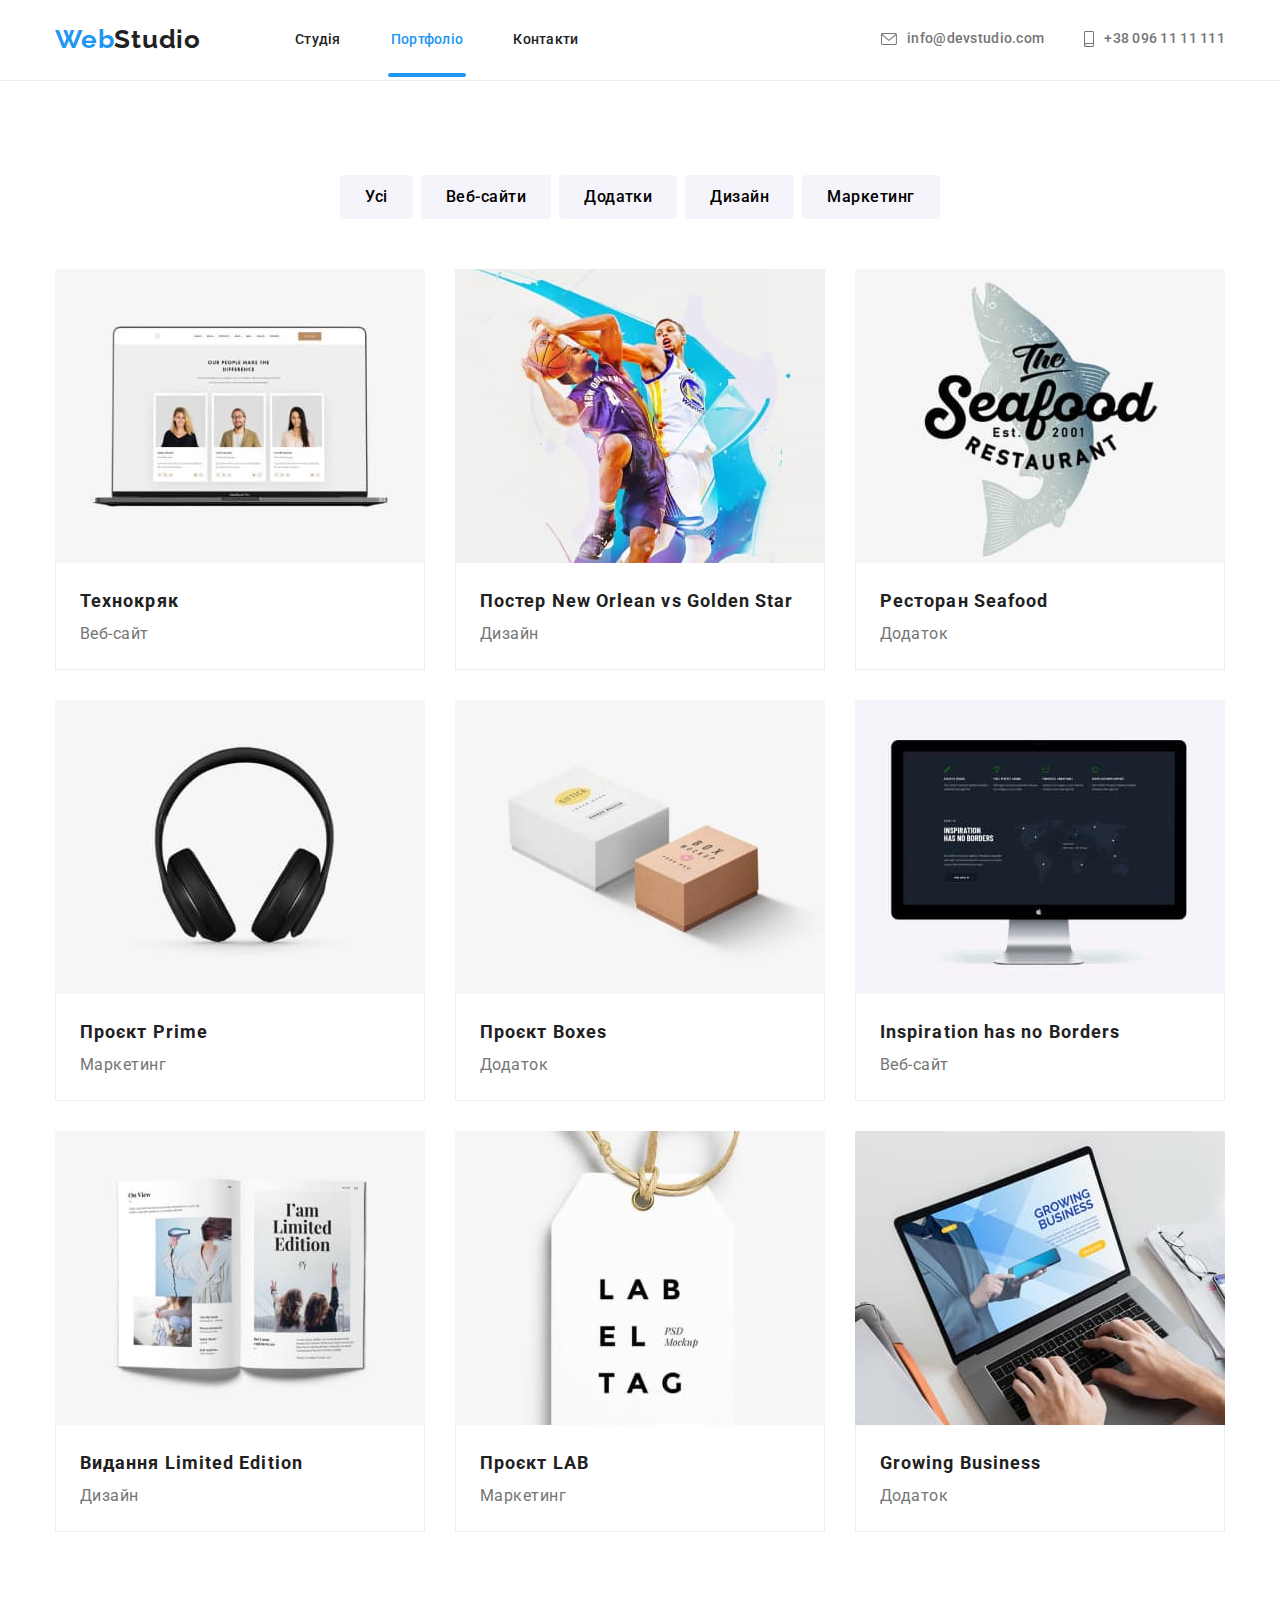
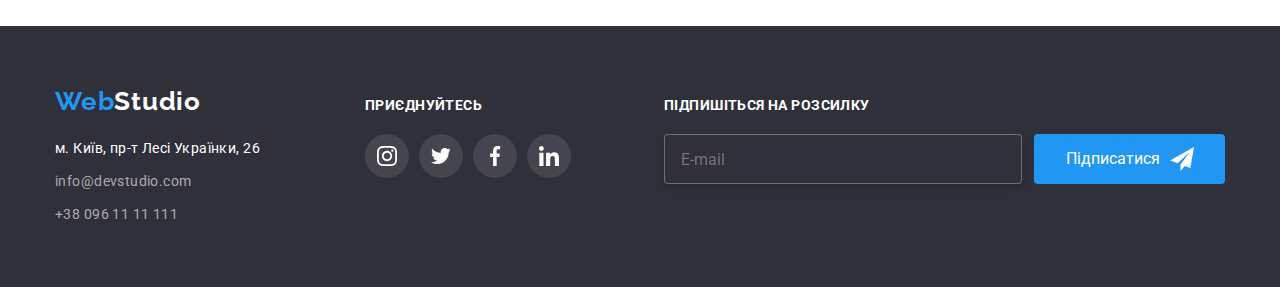
<file: portfolio.html>
<!DOCTYPE html>
<html lang="uk">
<head>
    <meta charset="UTF-8">
    <meta http-equiv="X-UA-Compatible" content="IE=edge">
    <meta name="viewport" content="width=device-width, initial-scale=1.0">
    <link rel="preconnect" href="https://fonts.googleapis.com">
    <link rel="preconnect" href="https://fonts.gstatic.com" crossorigin>
    <link href="https://fonts.googleapis.com/css2?family=Raleway:wght@700&family=Roboto:wght@400;500;700;900&display=swap"
        rel="stylesheet">
    <link rel="stylesheet" href="https://cdnjs.cloudflare.com/ajax/libs/modern-normalize/1.1.0/modern-normalize.min.css">
    <link rel="stylesheet" href="./css/main.min.css" />
    <title>Portfolio</title>
</head>
<body class="body">
    <!--Шапка секція-->
    <header class="header header-portfolio">
        <div class="container header-container">
        <a href="./index.html" lang="en" class="logo"><span class="logo-part">Web</span>Studio</a>
            <nav class="site-nav">
            <ul class="list header-list">
                <li class="header-list__item"><a href="./index.html" class="link">Студія</a></li>
                <li class="header-list__item"><a href="" class="link current-port">Портфоліо</a></li>
                <li class="header-list__item"><a href="" class="link">Контакти</a></li>
            </ul>
        </nav>
        <div class="contact-wrap">
            <ul class="list header-list">
                <li><a href="mailto:info@devstudio.com" class="link header-list__link">
                    <svg class="heder-list__icon" width="16" height="12">
                        <use href="./img/sprite.svg#icon-envelope"></use>
                    </svg>
                        info@devstudio.com
                    </a>
                </li>
                <li><a href="tel:+380961111111" class="link header-list__link phone">
                    <svg class="heder-list__icon" width="10" height="16">
                        <use href="./img/sprite.svg#icon-smartphone"></use>
                    </svg>
                    +38 096 11 11 111</a></li>
            </ul>
        </div>
        </div>
    </header>
</body>
<main>
    <!-- Проекти секція -->
    <section class="project-section">
        <div class="container item-container">
            <h1 class="visually-hidden">Проєкти</h1>
            <ul class="list item-list">
                <li class="project-item"><button type="button" class="button-portfolio">Усі</button></li>
                <li class="project-item"><button type="button" class="button-portfolio">Веб-сайти</button></li>
                <li class="project-item"><button type="button" class="button-portfolio">Додатки</button></li>
                <li class="project-item"><button type="button" class="button-portfolio">Дизайн</button></li>
                <li class="project-item"><button type="button" class="button-portfolio">Маркетинг</button></li>
            </ul>
            <ul class="list project-list">
                <li class="project-list-item" >
                <a href="" class="link-project-list">
                    <div class="project-list-thumb">
                        <img src="./img/project1.jpg" alt="laptop" width="370">
                        <p class="project-list-text">Ресурс пропонує комплексні пропозиції з різним рівнем функціоналу та сервісів. Все це дозволить відвідувачу отримати
                        вичерпні відомості про компанію чи приватну особу.</p>
                    </div>
                <div class="wrap list-item-portfolio">
                    <h2 class="project-title">Технокряк</h2>
                    <p class="project-text">Веб-сайт</p>
                </div>
                </a>
                </li>
                <li class="project-list-item">
                   <a href="" class="link-project-list">
                    <div class="project-list-thumb">
                        <img src="./img/project2.jpg" alt="basketball" width="370">
                        <p class="project-list-text">Ресурс пропонує комплексні пропозиції з різним рівнем функціоналу та сервісів. Все це дозволить відвідувачу отримати
                        вичерпні відомості про компанію чи приватну особу.</p>
                    </div>
                <div class="wrap list-item-portfolio">
                    <h2 class="project-title">Постер New Orlean vs Golden Star</h2>
                    <p class="project-text">Дизайн</p>
                </div>
                </a> 
                </li>
                <li class="project-list-item">
                    <a href="" class="link-project-list">
                    <div class="project-list-thumb">
                        <img src="./img/project3.jpg" alt="logo" width="370">
                        <p class="project-list-text">Ресурс пропонує комплексні пропозиції з різним рівнем функціоналу та сервісів. Все це дозволить відвідувачу отримати
                        вичерпні відомості про компанію чи приватну особу.</p>
                    </div>   
                    <div class="wrap list-item-portfolio">
                    <h2 class="project-title">Ресторан Seafood</h2>
                    <p class="project-text">Додаток</p>
                    </div>
                    </a>
                </li>
                                    
                <li class="project-list-item">
                    <a href="" class="link-project-list">
                        <div class="project-list-thumb">
                            <img src="./img/project4.jpg" alt="headphone" width="370">
                            <p class="project-list-text">Ресурс пропонує комплексні пропозиції з різним рівнем функціоналу та сервісів. Все це дозволить відвідувачу отримати
                            вичерпні відомості про компанію чи приватну особу.</p>
                        </div>
                    <div class="wrap list-item-portfolio">
                    <h2 class="project-title">Проєкт Prime</h2>
                    <p class="project-text">Маркетинг</p>
                    </div>
                    </a>
                </li>
                                  
                <li class="project-list-item">
                    <a href="" class="link-project-list">
                    <div class="project-list-thumb">
                        <img src="./img/project5.jpg" alt="box" width="370">
                        <p class="project-list-text">Ресурс пропонує комплексні пропозиції з різним рівнем функціоналу та сервісів. Все це дозволить відвідувачу отримати
                        вичерпні відомості про компанію чи приватну особу.</p>
                    </div>
                    <div class="wrap list-item-portfolio">
                    <h2 class="project-title">Проєкт <span lang="en">Boxes</span></h2>
                    <p class="project-text">Додаток</p>
                    </div>
                     </a>
                </li> 

                <li class="project-list-item">
                    <a href="" class="link-project-list">
                    <div class="project-list-thumb">
                        <img src="./img/project6.jpg" alt="monitor" width="370">
                        <p class="project-list-text">Ресурс пропонує комплексні пропозиції з різним рівнем функціоналу та сервісів. Все це дозволить відвідувачу отримати
                        вичерпні відомості про компанію чи приватну особу.</p>
                    </div>
                    <div class="wrap list-item-portfolio">
                    <h2 class="project-title">Inspiration has no Borders</h2>
                    <p class="project-text">Веб-сайт</p>
                    </div>
                    </a>
                </li>
                                    
                <li class="project-list-item">
                    <a href="" class="link-project-list">
                    <div class="project-list-thumb">
                        <img src="./img/project7.jpg" alt="book" width="370">
                        <p class="project-list-text">Ресурс пропонує комплексні пропозиції з різним рівнем функціоналу та сервісів. Все це дозволить відвідувачу отримати
                        вичерпні відомості про компанію чи приватну особу.</p>
                    </div>
                    <div class="wrap list-item-portfolio">
                    <h2 class="project-title">Видання Limited Edition</h2>
                    <p class="project-text">Дизайн</p>
                    </div>
                    </a>
                </li>
                                    
                <li class="project-list-item">
                    <a href="" class="link-project-list">
                    <div class="project-list-thumb">
                        <img src="./img/project8.jpg" alt="label" width="370">
                        <p class="project-list-text">Ресурс пропонує комплексні пропозиції з різним рівнем функціоналу та сервісів. Все це дозволить відвідувачу отримати
                        вичерпні відомості про компанію чи приватну особу.</p>
                    </div>
                    <div class="wrap list-item-portfolio">
                    <h2 class="project-title">Проєкт LAB</h2>
                    <p class="project-text">Маркетинг</p>
                    </div>
                    </a>
                </li>
                                    
                <li class="project-list-item">
                    <a href="" class="link-project-list">
                    <div class="project-list-thumb">
                        <img src="./img/project9.jpg" alt="laptop with hands" width="370">
                        <p class="project-list-text">Ресурс пропонує комплексні пропозиції з різним рівнем функціоналу та сервісів. Все це дозволить відвідувачу отримати
                        вичерпні відомості про компанію чи приватну особу.</p>
                    </div>
                    <div class="wrap list-item-portfolio">
                    <h2 class="project-title">Growing Business</h2>
                    <p class="project-text">Додаток</p>
                    </div>
                    </a>
                </li>
            </ul>
        </div>
</section>
</main>
<!-- Підвал -->
<footer class="footer">
    <div class="container footer-container">
        <div class="footer-adress">
            <a href="./index.html" lang="en" class="logo logo-footer"><span class="logo-part">Web</span>Studio</a>
            <address class="address-footer">
                <ul class="list footer-list">
                    <li class="footer-list-item">
                        <a href="https://www.google.com/maps/d/embed?mid=10uSM3H-mIU3GznYo2szRIEphczw&hl=en_US&ehbc=2E312F"
                            target="_blank" rel="noopener noreferrer" class="adress">м. Київ, пр-т Лесі
                            Українки, 26</a>
                    </li>
                    <li class="footer-list-item"><a href="mailto:info@devstudio.com"
                            class="email-phone">info@devstudio.com</a></li>
                    <li class="footer-list-item"><a href="tel:+380961111111" class="email-phone">+38 096 11 11 111</a>
                    </li>
                </ul>
            </address>
        </div>
        <div>
            <p class="footer-social">приєднуйтесь</p>
            <ul class="list list-social">
                <li class="social-item"><a href="" class="link-social">
                        <svg class="icon">
                            <use href="./img/sprite.svg#icon-instagram-f"></use>
                        </svg>
                    </a></li>
                <li class="social-item"><a href="" class="link-social">
                        <svg class="icon">
                            <use href="./img/sprite.svg#icon-twitter-f"></use>
                        </svg>
                    </a></li>
                <li class="social-item"><a href="" class="link-social">
                        <svg class="icon">
                            <use href="./img/sprite.svg#icon-facebook-f"></use>
                        </svg>
                    </a></li>
                <li class="social-item"><a href="" class="link-social">
                        <svg class="icon">
                            <use href="./img/sprite.svg#icon-linkedin-f"></use>
                        </svg>
                    </a></li>
            </ul>
        </div>
    <div class="footer-form">
        <p class="footer-social">Підпишіться на розсилку</p>
        <form class="form-wrap">
            <input type="email" name="email" placeholder="E-mail">
            <button type="submit" class="btn">Підписатися
                <svg class="icon-form">
                    <use href="./img/sprite.svg#icon-send"></use>
                </svg>
            </button>
        </form>
    </div>
    </div>
</footer>
</body>

</html>
</file>
<file: css/main.min.css>
:root{--primary-text-color: #212121;--secondary-text-color: #757575;--accent-color: #2196F3;--primary-white-color: #FFFFFF;--primary-background-color: #F5F5F5;--hero-footer-color: #2F303A;--bcg-button-portfolio: #F5F4FA;--border-portfolio: #EEEEEE;--transition-hover-focus: color 250ms cubic-bezier(0.4, 0, 0.2, 1);--background-main-gray: #f0ecd6;--color-modal-title: #000000;--color-modal-text: #808080;--color-modal-tips:#c79002}h1,h2,h3,h4,h5,h6 ul,p{margin:0}ul{padding-left:0;margin:0}.body{font-family:"Roboto",sans-serif;background-color:var(--primary-white-color);color:var(--primary-text-color)}.container{max-width:480px;margin:0 auto;padding-left:15px;padding-right:15px}@media screen and (min-width: 768px){.container{max-width:768px}}@media screen and (min-width: 1200px){.container{max-width:1200px}}.list{list-style:none}.visually-hidden{position:absolute;width:1px;height:1px;margin:-1px;border:0;padding:0;white-space:nowrap;-webkit-clip-path:inset(100%);clip-path:inset(100%);clip:rect(0 0 0 0);overflow:hidden}.header-container{display:-webkit-box;display:-ms-flexbox;display:flex;-webkit-box-align:center;-ms-flex-align:center;align-items:center;padding:16px 10px 16px 15px}@media screen and (min-width: 768px){.header-container{padding:21px 15px}}@media screen and (min-width: 1200px){.header-container{padding:24px 15px 25px}}.logo{font-weight:700;font-size:24px;line-height:1.19;letter-spacing:.03em;display:block;font-family:"Raleway",sans-serif;text-decoration:none;color:var(--black-color)}@media screen and (min-width: 768px){.logo{margin-right:88px}}@media screen and (min-width: 1200px){.logo{font-weight:700;font-size:26px;line-height:1.19;letter-spacing:.03em;margin-right:94px}}.logo-part{color:var(--accent-color)}@media screen and (max-width: 767px){.site-nav{display:none}}.header-list{display:-webkit-box;display:-ms-flexbox;display:flex}.header-list__item:not(:first-child){margin-left:50px}.link{font-weight:500;font-size:14px;line-height:1.14;letter-spacing:.02em;font-family:Roboto,sans-serif;text-decoration:none;-webkit-transition:var(--transition-hover-focus);transition:var(--transition-hover-focus);color:var(--primary-text-color)}.link:hover,.link:focus{color:var(--accent-color)}.link.current::after{content:"";position:absolute;top:276%;left:50%;-webkit-transform:translate(-50%, -50%);transform:translate(-50%, -50%);width:48px;height:4px;border-radius:2px;background-color:var(--accent-color)}.link.current{color:var(--accent-color);position:relative}.contact-wrap{margin-left:auto}@media screen and (max-width: 767px){.contact-wrap{display:none}}@media screen and (min-width: 768px){.contact-wrap .header-list{display:block}}@media screen and (min-width: 1200px){.contact-wrap .header-list{display:-webkit-box;display:-ms-flexbox;display:flex}}@media screen and (min-width: 768px){.phone{margin-left:0;margin-top:10px}}@media screen and (min-width: 1200px){.phone{margin-left:40px;margin-top:0}}.heder-list__icon{margin-right:10px;fill:#757575;-webkit-transition:var(--transition-hover-focus);transition:var(--transition-hover-focus)}.header-list__link{color:var(--secondary-text-color);display:-webkit-box;display:-ms-flexbox;display:flex;-webkit-box-align:center;-ms-flex-align:center;align-items:center}.header-list__link:hover .heder-list__icon,.header-list__link:focus .heder-list__icon{fill:var(--accent-color)}.overlay{background-image:-webkit-gradient(linear, left top, left bottom, from(rgba(47, 48, 58, 0.4)), to(rgba(47, 48, 58, 0.4))),url(../img/hero-img-mob-1x.jpg);background-image:linear-gradient(rgba(47, 48, 58, 0.4), rgba(47, 48, 58, 0.4)),url(../img/hero-img-mob-1x.jpg);padding-top:118px;padding-bottom:118px;background-size:cover;background-repeat:no-repeat;background-position:center;max-width:1600px;max-height:400px;margin-left:auto;margin-right:auto;background-color:rgba(47,48,58,.4)}@media screen and (min-device-pixel-ratio: 2),screen and (-webkit-min-device-pixel-ratio: 2),screen and (min-resolution: 192dpi),screen and (min-resolution: 2dppx){.overlay .overlay{background:-webkit-gradient(linear, left top, left bottom, from(rgba(47, 48, 58, 0.4)), to(rgba(47, 48, 58, 0.4))),url(../img/hero-img-mob-2x.jpg);background:linear-gradient(rgba(47, 48, 58, 0.4), rgba(47, 48, 58, 0.4)),url(../img/hero-img-mob-2x.jpg)}}@media screen and (min-width: 768px){.overlay{background-image:-webkit-gradient(linear, left top, left bottom, from(rgba(47, 48, 58, 0.4)), to(rgba(47, 48, 58, 0.4))),url(../img/hero-img-tab-1x.jpg);background-image:linear-gradient(rgba(47, 48, 58, 0.4), rgba(47, 48, 58, 0.4)),url(../img/hero-img-tab-1x.jpg)}}@media screen and (min-width: 768px)and (min-device-pixel-ratio: 2),screen and (min-width: 768px)and (-webkit-min-device-pixel-ratio: 2),screen and (min-width: 768px)and (min-resolution: 192dpi),screen and (min-width: 768px)and (min-resolution: 2dppx){.overlay{background:-webkit-gradient(linear, left top, left bottom, from(rgba(47, 48, 58, 0.4)), to(rgba(47, 48, 58, 0.4))),url(../img/hero-img-tab-2x.jpg);background:linear-gradient(rgba(47, 48, 58, 0.4), rgba(47, 48, 58, 0.4)),url(../img/hero-img-tab-2x.jpg)}}@media screen and (min-width: 1200px){.overlay{max-height:600px;padding-top:200px;padding-bottom:200px;background-image:-webkit-gradient(linear, left top, left bottom, from(rgba(47, 48, 58, 0.4)), to(rgba(47, 48, 58, 0.4))),url(../img/hero-img-desk-1x.jpg);background-image:linear-gradient(rgba(47, 48, 58, 0.4), rgba(47, 48, 58, 0.4)),url(../img/hero-img-desk-1x.jpg)}}@media screen and (min-width: 1200px)and (min-device-pixel-ratio: 2),screen and (min-width: 1200px)and (-webkit-min-device-pixel-ratio: 2),screen and (min-width: 1200px)and (min-resolution: 192dpi),screen and (min-width: 1200px)and (min-resolution: 2dppx){.overlay{background:-webkit-gradient(linear, left top, left bottom, from(rgba(47, 48, 58, 0.4)), to(rgba(47, 48, 58, 0.4))),url(../img/hero-img-desk-2x.jpg);background:linear-gradient(rgba(47, 48, 58, 0.4), rgba(47, 48, 58, 0.4)),url(../img/hero-img-desk-2x.jpg)}}.hero__title{font-weight:900;font-size:26px;line-height:1.6;letter-spacing:.06em;text-align:center;text-transform:uppercase;color:var(--primary-white-color);max-width:360px;margin:0 auto;margin-bottom:30px}@media screen and (min-width: 1200px){.hero__title{max-width:696px;font-weight:900;font-size:44px;line-height:1.36;letter-spacing:.06em}}.hero__button{font-weight:700;font-size:16px;line-height:1.88;letter-spacing:.06em;display:block;text-align:center;margin:0 auto;background-color:var(--accent-color);color:var(--primary-white-color);max-width:216px;width:216px;height:50px;border:solid var(--accent-color);border-radius:4px}.features-section{padding:60px 0}@media screen and (min-width: 1200px){.features-section{padding:94px 0}}@media screen and (min-width: 768px){.features-list{display:-webkit-box;display:-ms-flexbox;display:flex;-ms-flex-wrap:wrap;flex-wrap:wrap;gap:30px}}@media screen and (min-width: 1200px){.features-list{display:-webkit-box;display:-ms-flexbox;display:flex;-ms-flex-wrap:nowrap;flex-wrap:nowrap}}@media screen and (max-width: 767px){.features-list__item:not(:last-child){margin-bottom:30px}}@media screen and (min-width: 768px){.features-list__wrap{width:354px}}@media screen and (min-width: 1200px){.features-list__wrap{width:270px}}@media screen and (min-width: 768px){.features-list__wrap__item{-ms-flex-preferred-size:calc((100% - 30px)/2);flex-basis:calc((100% - 30px)/2)}}@media screen and (min-width: 1200px){.features-list__wrap__item{-ms-flex-preferred-size:calc((100% - 90px)/4);flex-basis:calc((100% - 90px)/4)}}.features-list__item::before{content:"";display:block;width:270px;height:120px;background-color:var(--bcg-button-portfolio);background-repeat:no-repeat;background-position:center;margin-bottom:30px}.features-list__title{font-weight:700;font-size:14px;line-height:1.14;letter-spacing:.03em;text-transform:uppercase;margin-bottom:10px}@media screen and (max-width: 767px){.features-list__title{text-align:center}}.features-list__text{font-size:14px;line-height:1.71;letter-spacing:.03em;color:var(--secondary-text-color)}.icon-antenna::before{background-image:url(../img/antenna.svg);width:100%}.icon-clock::before{background-image:url(../img/clock.svg);width:100%}.icon-diagram::before{background-image:url(../img/diagram.svg);width:100%}.icon-astronavt::before{background-image:url(../img/astronaut.svg);width:100%}.what-we-do-section{display:none}@media screen and (min-width: 1200px){.what-we-do-section{display:contents;padding-bottom:94px;z-index:0}}.main-title{font-weight:700;font-size:28px;line-height:1.16;letter-spacing:.03em;text-align:center;margin-bottom:30px}@media screen and (min-width: 1200px){.main-title{font-weight:700;font-size:36px;line-height:1.16;letter-spacing:.03em;margin-bottom:50px}}.what-we-do-list{display:-webkit-box;display:-ms-flexbox;display:flex;padding-bottom:94px}.what-we-do-items{width:calc((100% - 60px)/3);position:relative}.what-we-do-items:not(:first-child){margin-left:30px}img{display:block;max-width:100%;height:auto}.what-we-do-wrap{position:absolute;bottom:0px;width:370px;height:70px;background-color:rgba(47,48,58,.8);z-index:0}.what-we-do-text{font-weight:700;font-size:14px;line-height:1.14;letter-spacing:.03em;font-family:"Roboto";font-style:normal;text-align:center;text-transform:uppercase;color:var(--primary-white-color);position:absolute;top:50%;left:50%;-webkit-transform:translate(-50%, -50%);transform:translate(-50%, -50%)}.our-team-section{padding:60px 0;background-color:var(--bcg-button-portfolio);margin-right:auto;margin-left:auto}@media screen and (min-width: 1200px){.our-team-section{padding:94px 0}}.team-title{font-weight:500;font-size:16px;line-height:1.18;letter-spacing:.03em;text-align:center;margin-bottom:10px}@media screen and (min-width: 768px){.our-team-list{display:-webkit-box;display:-ms-flexbox;display:flex;-ms-flex-wrap:wrap;flex-wrap:wrap;gap:30px;-webkit-box-pack:center;-ms-flex-pack:center;justify-content:center}}@media screen and (min-width: 1200px){.our-team-list{display:-webkit-box;display:-ms-flexbox;display:flex;gap:30px;-ms-flex-wrap:nowrap;flex-wrap:nowrap;-webkit-box-pack:center;-ms-flex-pack:center;justify-content:center}}.our-team-img{display:block;width:100%}.our-team-item{background-color:var(--primary-white-color);border:1px solid var(--border-portfolio);border-bottom-right-radius:4px;border-bottom-left-radius:4px;-webkit-box-shadow:0px 1px 3px rgba(0,0,0,.12),0px 1px 1px rgba(0,0,0,.14),0px 2px 1px rgba(0,0,0,.2);box-shadow:0px 1px 3px rgba(0,0,0,.12),0px 1px 1px rgba(0,0,0,.14),0px 2px 1px rgba(0,0,0,.2)}@media screen and (max-width: 767px){.our-team-item:not(:last-child){margin-bottom:30px}}@media screen and (min-width: 768px){.our-team-item{-ms-flex-preferred-size:calc((100% - 30px)/2);flex-basis:calc((100% - 30px)/2);margin-bottom:0}}@media screen and (min-width: 1200px){.our-team-item{-ms-flex-preferred-size:calc((100% - 90px)/4);flex-basis:calc((100% - 90px)/4)}.our-team-item:not(:first-child){margin-left:30px;margin-bottom:0}}.our-team-wrap{padding:30px}.team-text{font-size:16px;line-height:1.18;text-align:center;letter-spacing:.03em;color:var(--secondary-text-color);margin-bottom:16px}.our-team-social{display:-webkit-box;display:-ms-flexbox;display:flex;-webkit-box-pack:center;-ms-flex-pack:center;justify-content:center}.social-item-link{display:-webkit-box;display:-ms-flexbox;display:flex;-webkit-box-pack:center;-ms-flex-pack:center;justify-content:center;width:44px;height:44px;border-radius:50%;-webkit-transition:background-color 250ms cubic-bezier(0.4, 0, 0.2, 1);transition:background-color 250ms cubic-bezier(0.4, 0, 0.2, 1)}.social-item-link:hover .social-icon,.social-item-link:focus .social-icon{fill:var(--primary-white-color)}.social-item-link:hover,.social-item-link:focus{background-color:var(--accent-color)}.social-icon{fill:#afb1b8;-webkit-transition:fill 250ms cubic-bezier(0.4, 0, 0.2, 1);transition:fill 250ms cubic-bezier(0.4, 0, 0.2, 1)}.clients-section{padding:60px 0}@media screen and (min-width: 1200px){.clients-section{padding:94px 0}}.clients-list{display:-webkit-box;display:-ms-flexbox;display:flex;-ms-flex-wrap:wrap;flex-wrap:wrap;gap:30px;-webkit-box-pack:center;-ms-flex-pack:center;justify-content:center}.clients-item{display:-webkit-box;display:-ms-flexbox;display:flex;width:210px;height:92px;border-radius:4px;-ms-flex-preferred-size:calc((100% - 30px)/2);flex-basis:calc((100% - 30px)/2)}@media screen and (min-width: 768px){.clients-item{width:226px;-ms-flex-preferred-size:calc((100% - 60px)/3);flex-basis:calc((100% - 60px)/3)}}@media screen and (min-width: 1200px){.clients-item{width:170px;-ms-flex-preferred-size:calc((100% - 150px)/6);flex-basis:calc((100% - 150px)/6)}}.company-ya-co{width:41px;height:47px;fill:#afb1b8;-webkit-transition:fill 250ms cubic-bezier(0.4, 0, 0.2, 1);transition:fill 250ms cubic-bezier(0.4, 0, 0.2, 1)}.link-clients{display:-webkit-box;display:-ms-flexbox;display:flex;width:100%;height:100%;border-radius:4px;-webkit-box-pack:center;-ms-flex-pack:center;justify-content:center;-webkit-box-align:center;-ms-flex-align:center;align-items:center;border:1px solid #afb1b8;-webkit-transition:border 250ms cubic-bezier(0.4, 0, 0.2, 1);transition:border 250ms cubic-bezier(0.4, 0, 0.2, 1)}.link-clients:hover,.link-clients:focus{border:1px solid var(--accent-color)}.link-clients:hover .company-ya-co,.link-clients:focus .company-ya-co,.link-clients:hover .company-comp,.link-clients:focus .company-comp,.link-clients:hover .company-company2,.link-clients:focus .company-company2,.link-clients:hover .company-peters,.link-clients:focus .company-peters,.link-clients:hover .company-brand,.link-clients:focus .company-brand,.link-clients:hover .company-comp3,.link-clients:focus .company-comp3{fill:var(--accent-color)}.company-comp{width:40px;height:52px;fill:#afb1b8;-webkit-transition:fill 250ms cubic-bezier(0.4, 0, 0.2, 1);transition:fill 250ms cubic-bezier(0.4, 0, 0.2, 1)}.company-company2{width:44px;height:41px;fill:#afb1b8;-webkit-transition:fill 250ms cubic-bezier(0.4, 0, 0.2, 1);transition:fill 250ms cubic-bezier(0.4, 0, 0.2, 1)}.company-peters{width:85px;height:40px;fill:#afb1b8;-webkit-transition:fill 250ms cubic-bezier(0.4, 0, 0.2, 1);transition:fill 250ms cubic-bezier(0.4, 0, 0.2, 1)}.company-brand{width:62px;height:45px;fill:#afb1b8;-webkit-transition:fill 250ms cubic-bezier(0.4, 0, 0.2, 1);transition:fill 250ms cubic-bezier(0.4, 0, 0.2, 1)}.company-comp3{width:93px;height:43px;fill:#afb1b8;-webkit-transition:fill 250ms cubic-bezier(0.4, 0, 0.2, 1);transition:fill 250ms cubic-bezier(0.4, 0, 0.2, 1)}.footer{background-color:var(--hero-footer-color);color:var(--primary-white-color);padding:60px 0}.logo-footer{color:var(--primary-white-color);display:block;margin-bottom:20px}@media screen and (max-width: 1199px){.logo-footer{margin:0 auto;margin-bottom:28px}}.footer-list-item:not(:last-child){margin-bottom:9px}.adress{font-size:14px;font-style:normal;line-height:1.71;letter-spacing:.03em;text-decoration:none;color:var(--primary-white-color)}.email-phone{font-size:14px;font-style:normal;line-height:1.71;letter-spacing:.03em;text-decoration:none;color:rgba(255,255,255,.6)}.footer-container{-webkit-box-align:baseline;-ms-flex-align:baseline;align-items:baseline}@media screen and (min-width: 768px){.footer-container{display:-webkit-box;display:-ms-flexbox;display:flex;-ms-flex-wrap:wrap;flex-wrap:wrap;-webkit-box-pack:center;-ms-flex-pack:center;justify-content:center}}@media screen and (min-width: 1200px){.footer-container{display:-webkit-box;display:-ms-flexbox;display:flex;-ms-flex-wrap:nowrap;flex-wrap:nowrap;-webkit-box-pack:start;-ms-flex-pack:start;justify-content:flex-start}}.footer-adress{margin:0 auto;text-align:center;margin-bottom:60px}@media screen and (min-width: 768px){.footer-adress{margin:0;margin-right:165px;margin-bottom:60px}}@media screen and (min-width: 1200px){.footer-adress{text-align:start;margin-right:70px;margin-bottom:0}}.footer-social-wrap{text-align:center;margin-bottom:60px}@media screen and (min-width: 1200px){.footer-social-wrap{text-align:start;margin-bottom:0}}.footer-social{font-weight:700;font-size:14px;line-height:1.14;letter-spacing:.03em;text-transform:uppercase;color:var(--primary-white-color);margin-bottom:20px;text-align:center}@media screen and (min-width: 1200px){.footer-social{text-align:start}}.list-social{display:-webkit-box;display:-ms-flexbox;display:flex;-webkit-box-pack:center;-ms-flex-pack:center;justify-content:center}.social-item{display:-webkit-box;display:-ms-flexbox;display:flex;width:44px;height:44px;border-radius:50%;background-color:rgba(255,255,255,.1)}.social-item:not(:first-child){margin-left:10px}.link-social{display:-webkit-box;display:-ms-flexbox;display:flex;-webkit-box-pack:center;-ms-flex-pack:center;justify-content:center;width:100%;height:100%;-webkit-box-align:center;-ms-flex-align:center;align-items:center;border-radius:50%;-webkit-transition:background-color 250ms cubic-bezier(0.4, 0, 0.2, 1);transition:background-color 250ms cubic-bezier(0.4, 0, 0.2, 1)}.link-social:hover,.link-social:focus{background-color:var(--accent-color);border-radius:50%}.icon{fill:var(--primary-white-color);width:20px;height:20px}.footer-form{margin:0 auto}@media screen and (min-width: 767px){.footer-form{width:450px}}@media screen and (min-width: 1200px){.footer-form{width:570px;height:86px;margin-left:93px}}@media screen and (min-width: 1200px){.form-wrap{display:-webkit-box;display:-ms-flexbox;display:flex}}.form-wrap input{width:100%;max-width:450px;height:50px;background-color:var(--hero-footer-color);outline:none;border:none;border:1px solid rgba(255,255,255,.3);-webkit-filter:drop-shadow(0px 4px 4px rgba(0, 0, 0, 0.15));filter:drop-shadow(0px 4px 4px rgba(0, 0, 0, 0.15));border-radius:4px;padding:16px;color:var(--primary-white-color);margin-bottom:20px}@media screen and (min-width: 1200px){.form-wrap input{max-width:358px;height:50px;margin-right:12px}}.form-wrap::-webkit-input-placeholder{font-weight:400;font-size:16px;line-height:1.25;letter-spacing:.03em;font-family:"Roboto";-webkit-box-align:center;align-items:center;color:rgba(255,255,255,.6)}.form-wrap::-moz-placeholder{font-weight:400;font-size:16px;line-height:1.25;letter-spacing:.03em;font-family:"Roboto";align-items:center;color:rgba(255,255,255,.6)}.form-wrap:-ms-input-placeholder{font-weight:400;font-size:16px;line-height:1.25;letter-spacing:.03em;font-family:"Roboto";-ms-flex-align:center;align-items:center;color:rgba(255,255,255,.6)}.form-wrap::-ms-input-placeholder{font-weight:400;font-size:16px;line-height:1.25;letter-spacing:.03em;font-family:"Roboto";-ms-flex-align:center;align-items:center;color:rgba(255,255,255,.6)}.form-wrap::placeholder{font-weight:400;font-size:16px;line-height:1.25;letter-spacing:.03em;font-family:"Roboto";-webkit-box-align:center;-ms-flex-align:center;align-items:center;color:rgba(255,255,255,.6)}.form-wrap button{width:200px;height:50px;display:-webkit-box;display:-ms-flexbox;display:flex;-webkit-box-pack:center;-ms-flex-pack:center;justify-content:center;-webkit-box-align:center;-ms-flex-align:center;align-items:center;background-color:var(--accent-color);border:solid var(--accent-color);border-radius:4px;color:var(--primary-white-color)}@media screen and (max-width: 1199px){.form-wrap button{margin:0 auto}}.icon-form{fill:var(--primary-white-color);width:24px;height:24px;margin-left:10px}.backdrop{position:fixed;top:0;left:0;right:0;bottom:0;background-color:rgba(0,0,0,.2);-webkit-transition:opacity 250ms cubic-bezier(0.4, 0, 0.2, 1);transition:opacity 250ms cubic-bezier(0.4, 0, 0.2, 1)}.is-hidden{opacity:0;pointer-events:none}.modal{position:absolute;top:50%;left:50%;-webkit-transform:translate(-50%, -50%);transform:translate(-50%, -50%);background-color:var(--background-main-gray);border-radius:2px;z-index:3}@media screen and (max-width: 413px){.modal{width:95%;max-width:414px;height:95%;max-height:668px;overflow:scroll}}@media screen and (min-width: 414px){.modal{width:414px;height:668px}}@media screen and (min-width: 1024px){.modal{width:712px;height:522px}}.close{position:absolute;top:0;right:0;width:32px;height:32px;border:none;margin-top:16px;margin-right:16px;cursor:pointer;background-color:var(--background-main-gray)}.modal-title{font-family:"Times New Roman";font-style:normal;font-weight:700;font-size:24px;line-height:1.16;letter-spacing:.05em;color:var(--color-modal-title);text-align:center;margin-bottom:20px;margin-top:60px}@media screen and (min-width: 1024px){.modal-title{font-family:"Times New Roman";font-style:normal;font-weight:700;font-size:40px;line-height:1.15;letter-spacing:.05em}}@media screen and (min-width: 1024px){.modal-form{display:-webkit-box;display:-ms-flexbox;display:flex;margin:0;padding:0;-ms-flex-wrap:wrap;flex-wrap:wrap;margin-top:-28px;margin-left:-16px;margin-bottom:40px;-webkit-box-pack:center;-ms-flex-pack:center;justify-content:center}}@media screen and (min-width: 1024px){.form-list-item{margin-top:28px;margin-left:16px}}.form-list-item:not(:first-child){margin-top:20px}@media screen and (min-width: 1024px){.form-list-item:not(:first-child){margin-top:28px}}.form-list-item input{height:54px;width:100%;padding-left:12px;outline:none;cursor:pointer;background-color:var(--background-main-gray);border:1px solid #c79002;border-radius:2px;font-family:"Times New Roman";font-style:normal;font-weight:700;font-size:20px;line-height:1.15;letter-spacing:.05em;color:var(--color-modal-text)}@media screen and (max-width: 413px){.form-list-item input{width:95%;max-width:384px;height:95%;max-height:54px}}@media screen and (min-width: 414px){.form-list-item input{width:384px;height:54px}}@media screen and (min-width: 1024px){.form-list-item input{width:288px;height:64px;font-size:24px;line-height:1.16}}@media screen and (min-width: 1024px){.input-wrap{margin-bottom:8px}}.form-list-item label{padding-top:8px;padding-left:27px;font-family:"Montserrat";font-style:normal;font-weight:500;font-size:14px;line-height:1.21;letter-spacing:.02em;color:var(--color-modal-tips)}@media screen and (min-width: 1024px){.form-list-item label{font-size:16px;line-height:1.25}}.form-list{padding:20px 15px 0 15px}.select{position:relative}@media screen and (min-width: 1024px){.select{margin-bottom:8px}}.select::after{content:"";display:block;background-image:url(../img/arrow.svg);position:absolute;top:50%;left:345px;margin-top:-5px;background-repeat:no-repeat;width:100%;height:100%;z-index:5}@media screen and (max-width: 413px){.select::after{left:80%}}@media screen and (min-width: 1024px){.select::after{left:244px}}.select select{display:block;width:100%;padding:16px 15px 16px 12px;background:none;background-color:var(--background-main-gray);border:1px solid #c79002;border-radius:2px;-webkit-appearance:none;-moz-appearance:none;appearance:none;font-family:"Times New Roman";font-style:normal;font-weight:700;font-size:20px;line-height:1.15;letter-spacing:.05em;color:var(--color-modal-text)}@media screen and (max-width: 413px){.select select{width:95%;max-width:384px;height:95%;max-height:54px;padding:0 12px}}@media screen and (min-width: 414px){.select select{width:384px;height:54px}}@media screen and (min-width: 1024px){.select select{width:288px;height:64px;font-size:24px;line-height:1.16}}.mob-menu-btn{border:none;background-color:var(--primary-white-color);margin-left:auto}@media screen and (min-width: 767px){.mob-menu-btn{display:none}}.mob-menu-container{position:fixed;top:0;left:0;background-color:var(--primary-white-color);width:100%;height:100%;z-index:999;padding:15px;display:-webkit-box;display:-ms-flexbox;display:flex;-webkit-box-orient:vertical;-webkit-box-direction:normal;-ms-flex-direction:column;flex-direction:column;-webkit-transform:translateX(100%);transform:translateX(100%);-webkit-transition:-webkit-transform 250ms cubic-bezier(0.4, 0, 0.2, 1);transition:-webkit-transform 250ms cubic-bezier(0.4, 0, 0.2, 1);transition:transform 250ms cubic-bezier(0.4, 0, 0.2, 1);transition:transform 250ms cubic-bezier(0.4, 0, 0.2, 1), -webkit-transform 250ms cubic-bezier(0.4, 0, 0.2, 1)}@media screen and (min-width: 767px){.mob-menu-container{display:none}}.mob-menu-container.is-open{-webkit-transform:translateX(0);transform:translateX(0)}.mob-menu-container .mob-menu-btn{position:absolute;left:100%;-webkit-transform:translate(-100%);transform:translate(-100%);color:var(--black-color);margin-top:21px;margin-right:41px}.mob-menu-list{padding-top:48px;padding-left:40px;margin-bottom:auto}.mob-menu-list-wrap{margin-top:48px;margin-left:40px;margin-bottom:10px}.current-mob{color:var(--accent-color)}.mob-menu__item{margin-bottom:32px}.mob-menu-list__link{font-weight:500;font-size:40px;line-height:1.17;letter-spacing:.02em}.phone-mob{color:var(--accent-color)}.mail{color:var(--secondary-text-color);font-weight:500;font-size:24px;line-height:1.17;letter-spacing:.02em}.mob-menu-wrap{margin-bottom:64px}.socialwrap-list{display:-webkit-box;display:-ms-flexbox;display:flex;margin-left:40px}.socialwrap-list__link{font-weight:500;font-size:18px;line-height:1.2;letter-spacing:.02em;color:var(--accent-color);padding-right:10px}.socialwrap-list__item:not(:first-child){padding-left:10px}.socialwrap-list__item:not(:last-child){border-right:1px solid rgba(33,33,33,.2)}.link.current-port{color:var(--accent-color);position:relative}.link.current-port::after{content:"";position:absolute;top:276%;left:50%;-webkit-transform:translate(-50%, -50%);transform:translate(-50%, -50%);width:78px;height:4px;border-radius:2px;background-color:var(--accent-color)}.header-portfolio{border-bottom:1px solid #ececec}.project-section{padding:94px 0}.item-list{display:-webkit-box;display:-ms-flexbox;display:flex;-webkit-box-pack:center;-ms-flex-pack:center;justify-content:center;margin-bottom:50px}.project-item:not(:first-child){margin-left:8px}.button-portfolio{font-weight:500;font-size:16px;line-height:1.62;letter-spacing:.03em;font-family:"Roboto",sans-serif;text-align:center;background-color:var(--bcg-button-portfolio);padding:6px 22px;border:solid var(--bcg-button-portfolio);border-radius:4px;-webkit-transition:background-color,color,border-radius,border,-webkit-box-shadow 250ms cubic-bezier(0.4, 0, 0.2, 1);transition:background-color,color,border-radius,border,-webkit-box-shadow 250ms cubic-bezier(0.4, 0, 0.2, 1);transition:background-color,color,border-radius,border,box-shadow 250ms cubic-bezier(0.4, 0, 0.2, 1);transition:background-color,color,border-radius,border,box-shadow 250ms cubic-bezier(0.4, 0, 0.2, 1),-webkit-box-shadow 250ms cubic-bezier(0.4, 0, 0.2, 1)}.button-portfolio:hover,.button-portfolio:focus{background-color:var(--accent-color);color:var(--primary-white-color);border-radius:4px;border:solid var(--accent-color);-webkit-box-shadow:0px 3px 1px rgba(0,0,0,.1),0px 1px 2px rgba(0,0,0,.08),0px 2px 2px rgba(0,0,0,.12);box-shadow:0px 3px 1px rgba(0,0,0,.1),0px 1px 2px rgba(0,0,0,.08),0px 2px 2px rgba(0,0,0,.12)}.project-list{display:-webkit-box;display:-ms-flexbox;display:flex;margin:0;padding:0;-ms-flex-wrap:wrap;flex-wrap:wrap;margin-top:-30px;margin-left:-30px}.link-project-list{display:block;text-decoration:none;-webkit-transition:-webkit-box-shadow 250ms cubic-bezier(0.4, 0, 0.2, 1);transition:-webkit-box-shadow 250ms cubic-bezier(0.4, 0, 0.2, 1);transition:box-shadow 250ms cubic-bezier(0.4, 0, 0.2, 1);transition:box-shadow 250ms cubic-bezier(0.4, 0, 0.2, 1), -webkit-box-shadow 250ms cubic-bezier(0.4, 0, 0.2, 1)}.link-project-list:hover,.link-project-list:focus{-webkit-box-shadow:0px 1px 1px rgba(0,0,0,.12),0px 4px 4px rgba(0,0,0,.06),1px 4px 6px rgba(0,0,0,.16);box-shadow:0px 1px 1px rgba(0,0,0,.12),0px 4px 4px rgba(0,0,0,.06),1px 4px 6px rgba(0,0,0,.16)}.project-list-item{margin-top:30px;margin-left:30px;border-bottom:#eee}.project-list-thumb{position:relative}.project-list-thumb::before{content:"";position:absolute;width:100%;height:100%;background-color:rgba(33,150,243,.9);opacity:0;-webkit-transition:opacity,-webkit-transform 250ms cubic-bezier(0.4, 0, 0.2, 1);transition:opacity,-webkit-transform 250ms cubic-bezier(0.4, 0, 0.2, 1);transition:opacity,transform 250ms cubic-bezier(0.4, 0, 0.2, 1);transition:opacity,transform 250ms cubic-bezier(0.4, 0, 0.2, 1),-webkit-transform 250ms cubic-bezier(0.4, 0, 0.2, 1);animation-direction:reverse;-webkit-transform:scaley(0);transform:scaley(0);-webkit-transform-origin:bottom;transform-origin:bottom}.link-project-list:hover .project-list-thumb::before{opacity:1;animation-direction:reverse;-webkit-transform:scaley(1);transform:scaley(1)}.project-list-text{font-weight:400;font-size:18px;line-height:1.56;letter-spacing:.03em;font-family:"Roboto";color:var(--primary-white-color);position:absolute;top:50%;left:50%;-webkit-transform:translate(-50%, -50%);transform:translate(-50%, -50%);opacity:0;width:322px;height:168px;-webkit-transition:opacity 250ms cubic-bezier(0.4, 0, 0.2, 1);transition:opacity 250ms cubic-bezier(0.4, 0, 0.2, 1)}.link-project-list:hover .project-list-text{opacity:1}.wrap{padding:20px 24px;border-left:1px solid var(--border-portfolio);border-bottom:1px solid var(--border-portfolio);border-right:1px solid var(--border-portfolio);max-width:370px}.project-title{font-weight:700;font-size:18px;line-height:2;letter-spacing:.06em;font-family:"Roboto";color:var(--primary-text-color)}.project-text{font-size:16px;line-height:1.88;letter-spacing:.03em;color:var(--secondary-text-color)}/*# sourceMappingURL=main.min.css.map */
</file>
